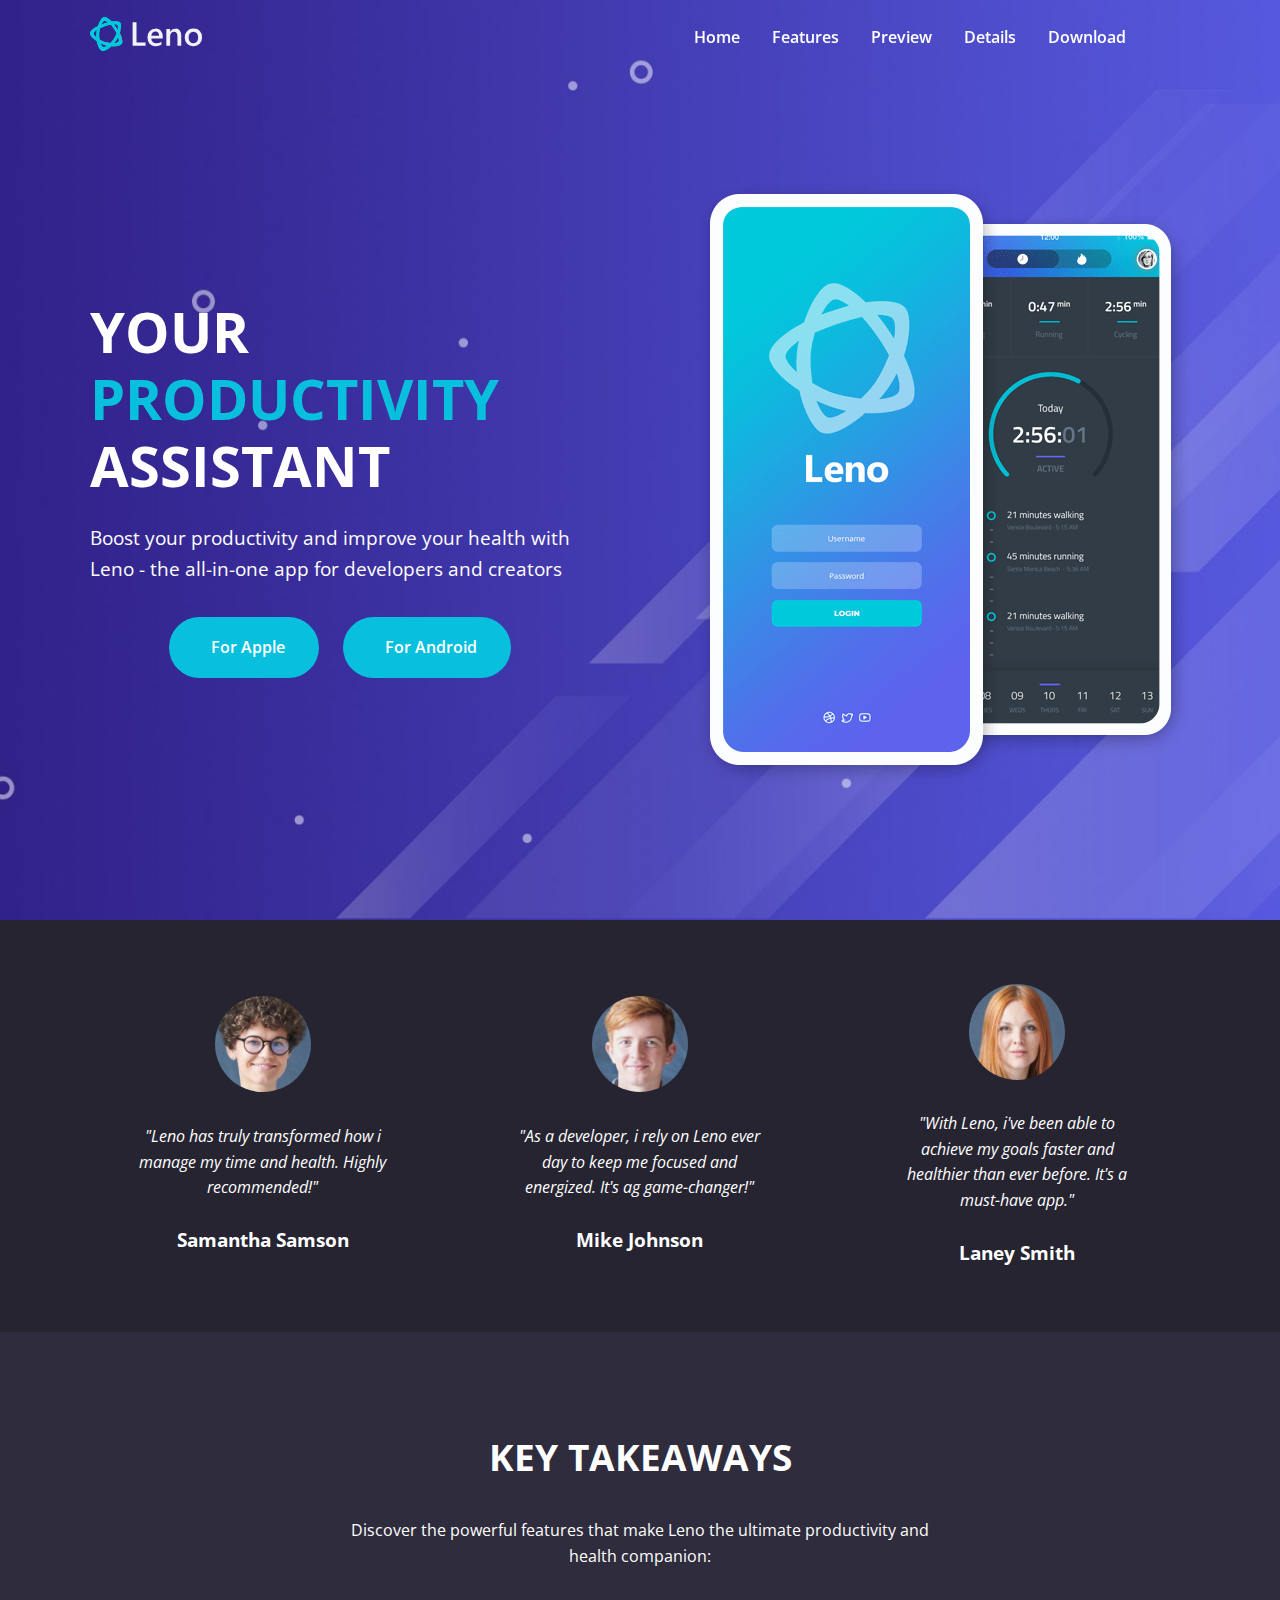
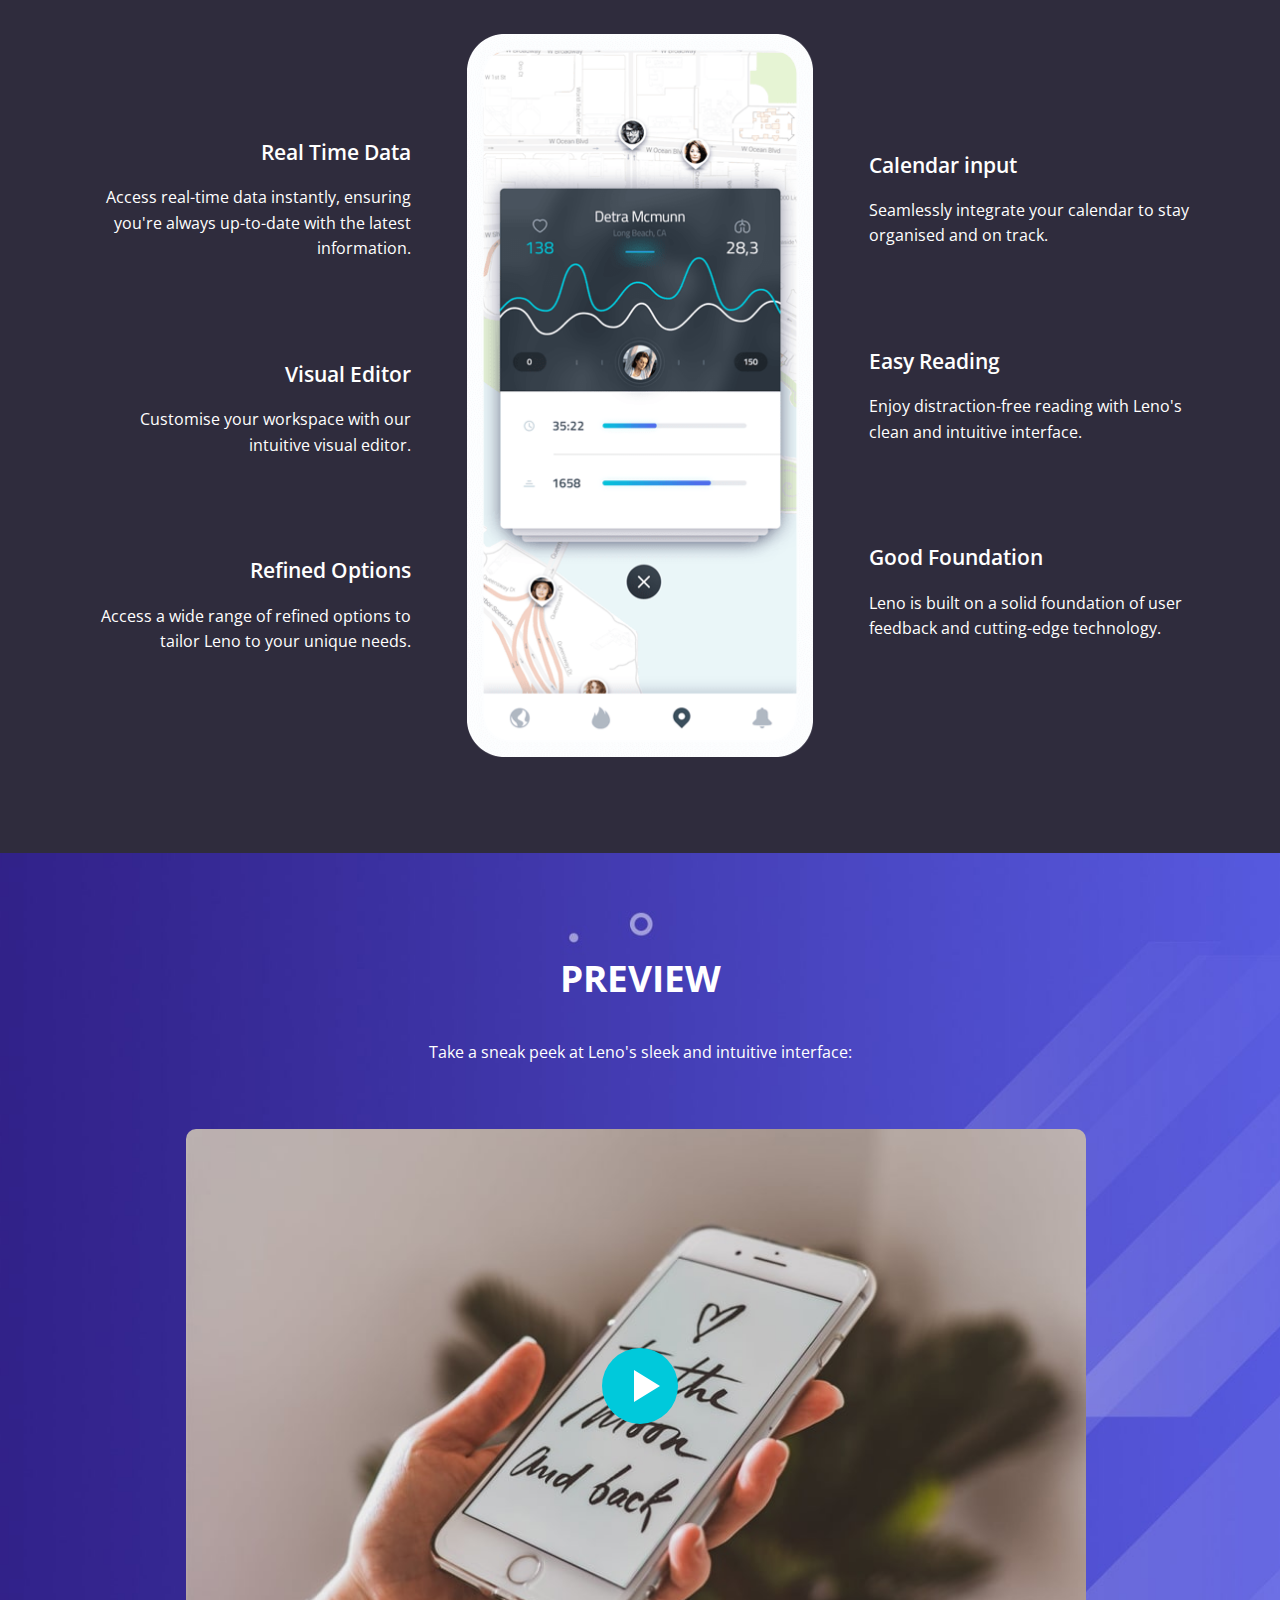
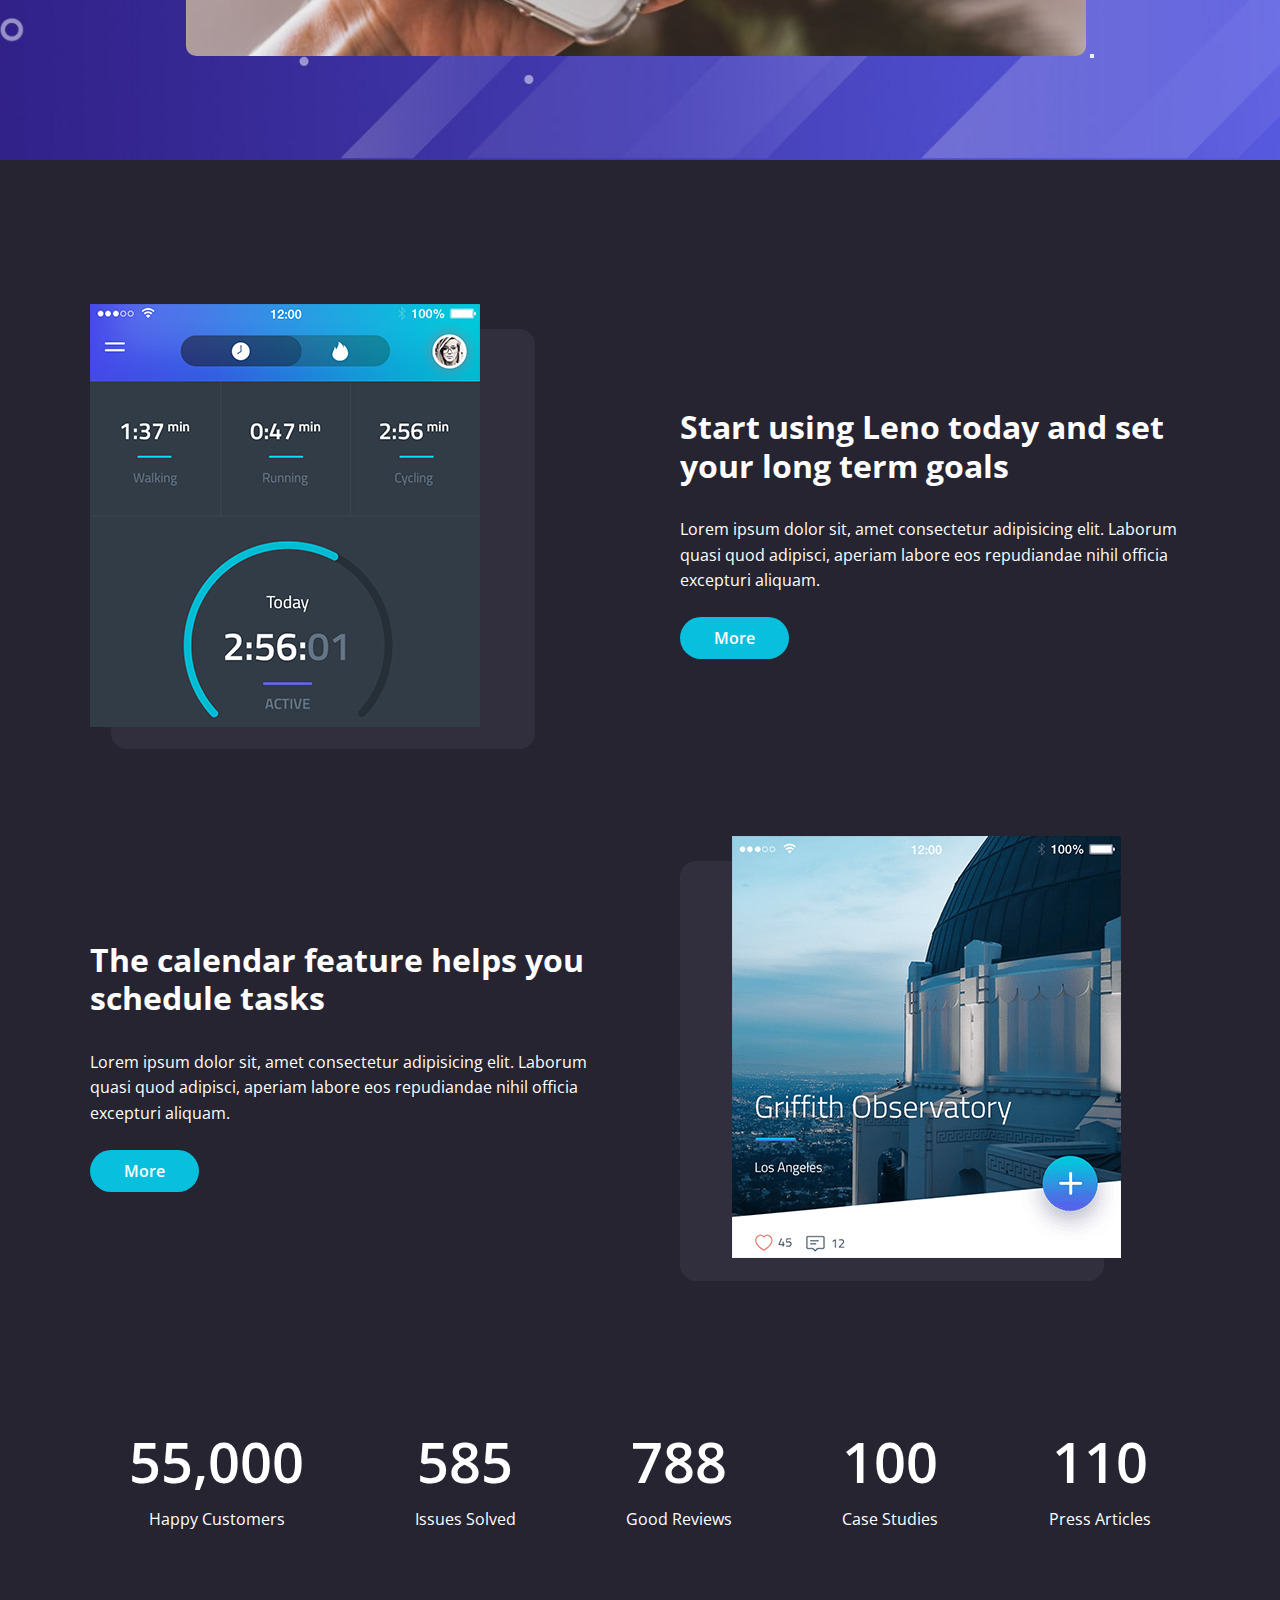
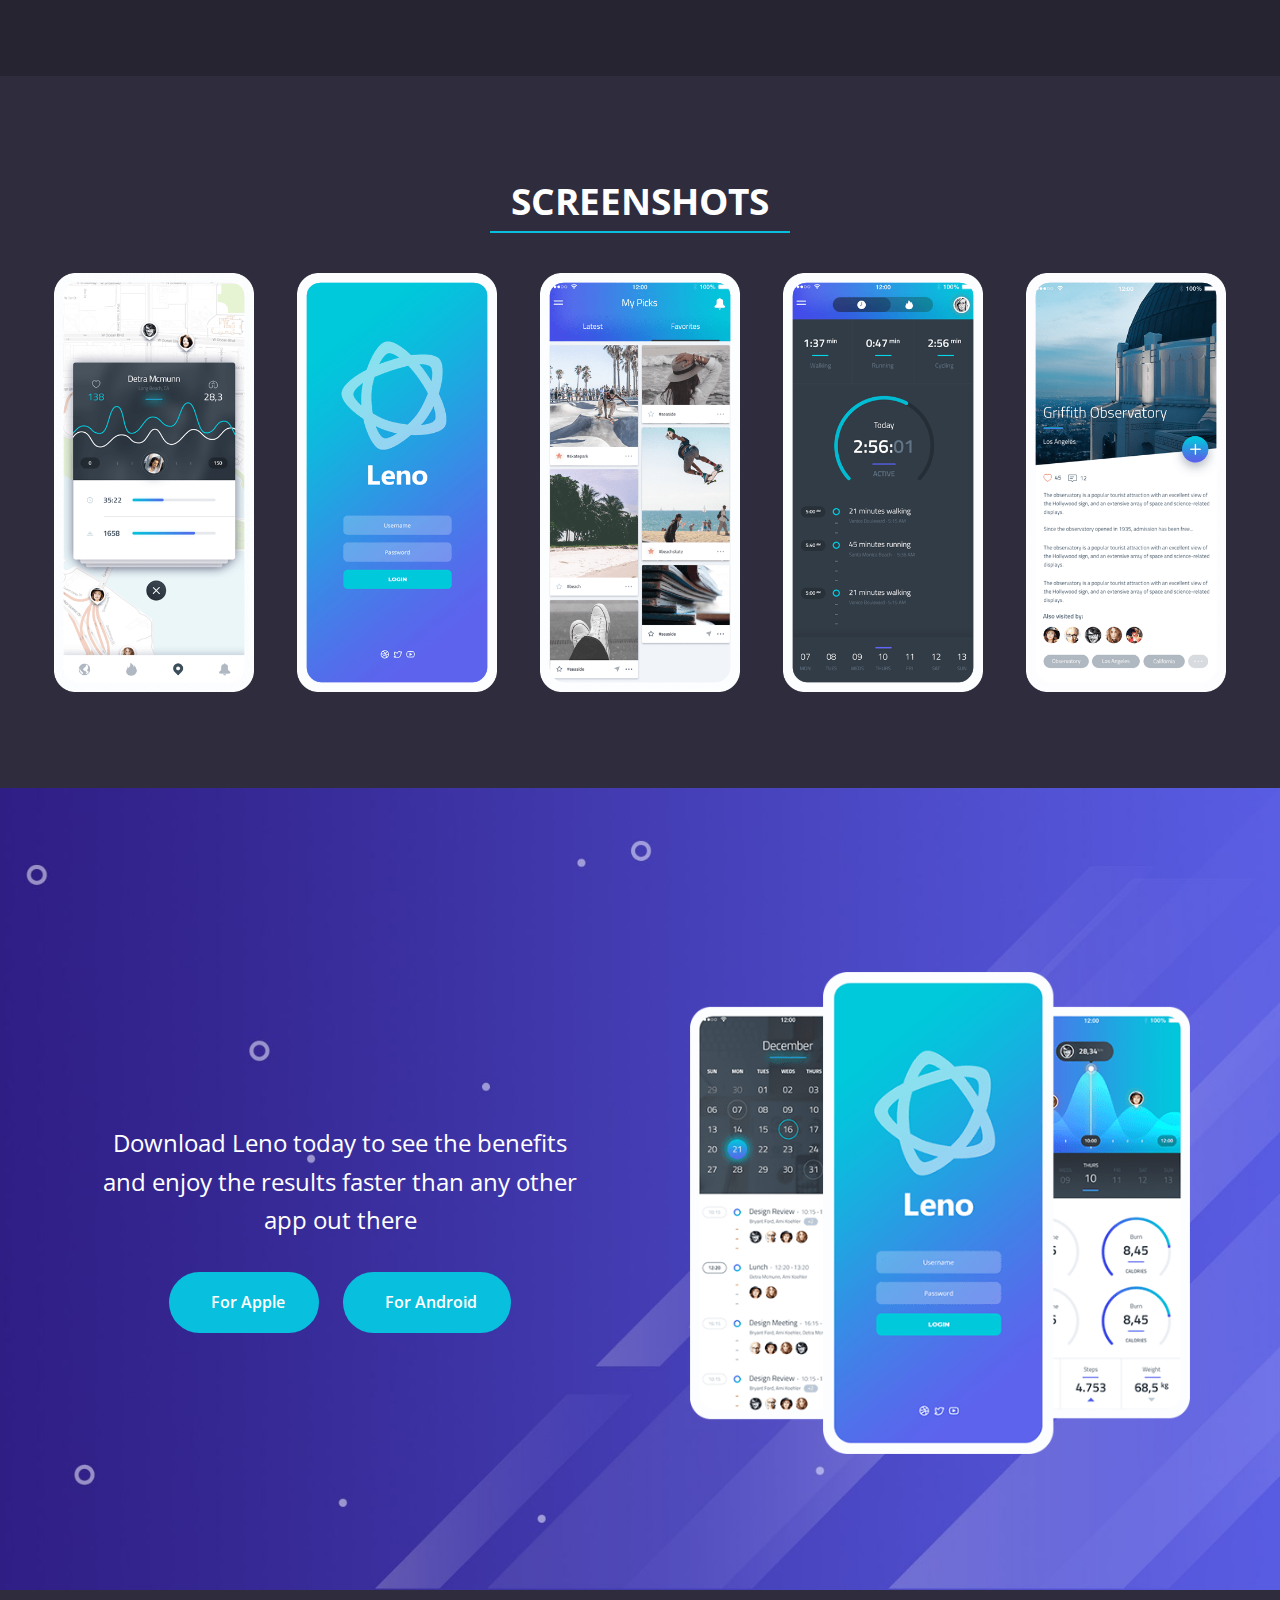
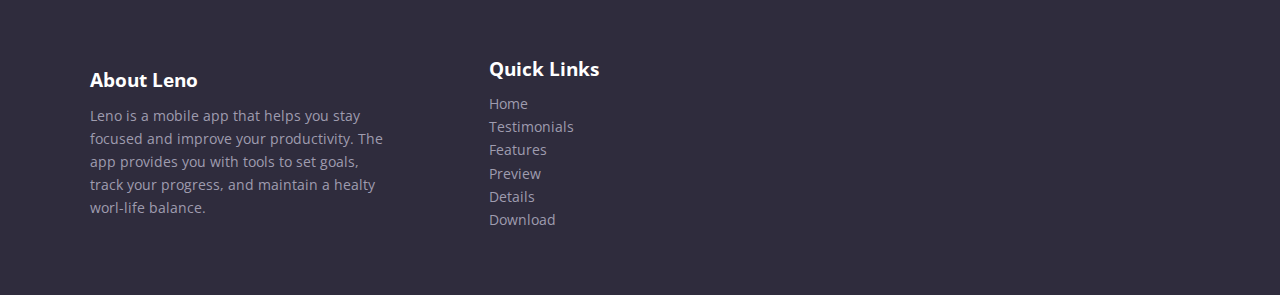
<file: index.html>
<!DOCTYPE html>
<html lang="en">
	<head>
		<meta charset="UTF-8" />
		<meta name="viewport" content="width=device-width, initial-scale=1.0" />
		<link rel="stylesheet" href="css/styles.css" />
		<link rel="icon" href="images/favicon.png" />
		<link rel="preconnect" href="https://fonts.googleapis.com" />
		<link rel="preconnect" href="https://fonts.gstatic.com" crossorigin />
		<link
			href="https://fonts.googleapis.com/css2?family=Open+Sans:ital,wght@0,300..800;1,300..800&display=swap"
			rel="stylesheet"
		/>
		<link
			rel="stylesheet"
			href="https://cdnjs.cloudflare.com/ajax/libs/font-awesome/6.5.2/css/all.min.css"
			integrity="sha512-SnH5WK+bZxgPHs44uWIX+LLJAJ9/2PkPKZ5QiAj6Ta86w+fsb2TkcmfRyVX3pBnMFcV7oQPJkl9QevSCWr3W6A=="
			crossorigin="anonymous"
			referrerpolicy="no-referrer"
		/>

		<title>Leno App | Health and Productivity</title>
	</head>
	<body>
		<navbar class="navbar">
			<div class="navbar__container container">
				<div class="navbar__logo">
					<img src="/images/logo.svg" alt="logo" />
				</div>
				<div class="navbar__menu">
					<ul class="navbar__menu-list">
						<li class="navbar__menu-item">
							<a href="#" class="navbar__menu-link">Home</a>
						</li>
						<li class="navbar__menu-item">
							<a href="#features" class="navbar__menu-link">Features</a>
						</li>
						<li class="navbar__menu-item">
							<a href="#preview" class="navbar__menu-link">Preview</a>
						</li>
						<li class="navbar__menu-item">
							<a href="#details" class="navbar__menu-link">Details</a>
						</li>
						<li class="navbar__menu-item">
							<a href="#download" class="navbar__menu-link">Download</a>
						</li>
						<li class="navbar__menu-item">
							<a href="" class="navbar__menu-link--primary"
								><i class="fa-brands fa-facebook"></i
							></a>
						</li>
						<li class="navbar__menu-item">
							<a href="" class="navbar__menu-link--primary"
								><i class="fa-brands fa-twitter"></i
							></a>
						</li>
					</ul>
				</div>

				<!-- Mobile menu and Hamburger Icon -->
				<div class="navbar__mobile-menu">
					<div class="navbar__mobile-menu-toggle">
						<i class="fas fa-bars fa-2x"></i>
					</div>
					<!-- Mobile Menu Items -->
					<div class="navbar__mobile-menu-items">
						<ul class="navbar__mobile-menu-list">
							<li class="navbar__menu-item">
								<a href="#" class="navbar__menu-link">Home</a>
							</li>
							<li class="navbar__mobile-menu-item">
								<a href="#features" class="navbar__mobile-menu-link"
									>Features</a
								>
							</li>
							<li class="navbar__menu-item">
								<a href="#preview" class="navbar__mobile-menu-link">Preview</a>
							</li>
							<li class="navbar__menu-item">
								<a href="#details" class="navbar__mobile-menu-link">Details</a>
							</li>
							<li class="navbar__menu-item">
								<a href="#download" class="navbar__mobile-menu-link"
									>Download</a
								>
							</li>
							<li class="navbar__mobile-menu-item">
								<a href="" class="navbar__mobile-menu-link--primary"
									><i class="fa-brands fa-facebook"></i
								></a>
							</li>
							<li class="navbar__mobile-menu-item">
								<a href="" class="navbar__mobile-menu-link--primary"
									><i class="fa-brands fa-twitter"></i
								></a>
							</li>
						</ul>
					</div>
				</div>
			</div>
		</navbar>

		<!-- Hero -->
		<header class="hero">
			<div class="hero__container container">
				<div class="hero__content">
					<h1 class="hero__title">
						Your
						<span class="hero__title--primary">productivity</span> assistant
					</h1>
					<p class="hero__description">
						Boost your productivity and improve your health with Leno - the
						all-in-one app for developers and creators
					</p>
					<div class="hero__buttons">
						<a href="download" class="hero__button btn"
							><i class="fa-brands fa-apple"></i>For Apple</a
						>
						<a href="download" class="hero__button btn"
							><i class="fa-brands fa-android"></i>For Android</a
						>
					</div>
				</div>
				<div class="hero__image">
					<img src="/images/header-smartphones.png" alt="" />
				</div>
			</div>
		</header>

		<!-- Testimonials -->

		<section class="testimonials" id="testimonials">
			<div class="testimonials__container container">
				<div class="testimonials__card">
					<div class="testimonials__image">
						<img src="/images/testimonial-1.jpg" alt="" />
						<div class="testimonials__card--content">
							<p class="testimonials__card-text">
								"Leno has truly transformed how i manage my time and health.
								Highly recommended!"
							</p>
							<h3 class="testimonials__card-title">Samantha Samson</h3>
						</div>
					</div>
				</div>
				<div class="testimonials__card">
					<div class="testimonials__image">
						<img src="/images/testimonial-2.jpg" alt="" />
						<div class="testimonials__card--content">
							<p class="testimonials__card-text">
								"As a developer, i rely on Leno ever day to keep me focused and
								energized. It's ag game-changer!"
							</p>
							<h3 class="testimonials__card-title">Mike Johnson</h3>
						</div>
					</div>
				</div>
				<div class="testimonials__card">
					<div class="testimonials__image">
						<img src="/images/testimonial-3.jpg" alt="" />
						<div class="testimonials__card--content">
							<p class="testimonials__card-text">
								"With Leno, i've been able to achieve my goals faster and
								healthier than ever before. It's a must-have app."
							</p>
							<h3 class="testimonials__card-title">Laney Smith</h3>
						</div>
					</div>
				</div>
			</div>
		</section>

		<!-- Features -->
		<section class="features" id="features">
			<div class="features__container container">
				<div class="features__content">
					<h2 class="features__title">Key Takeaways</h2>
					<p class="features__description">
						Discover the powerful features that make Leno the ultimate
						productivity and health companion:
					</p>
					<div class="features__grid">
						<!-- Grid Column 1 -->
						<div class="features__grid-column features__grid-column-left">
							<!-- Grid item 1 -->
							<div class="features__grid-item">
								<div class="features__grid-item-text">
									<h4 class="features__grid-item-text-title">Real Time Data</h4>
									<p class="features__grid-item-text-description">
										Access real-time data instantly, ensuring you're always
										up-to-date with the latest information.
									</p>
								</div>
								<div class="features__grid-item-icon">
									<i class="fas fa-rocket fa-4x"></i>
								</div>
							</div>
							<!-- Grid item 2 -->
							<div class="features__grid-item">
								<div class="features__grid-item-text">
									<h4 class="features__grid-item-text-title">Visual Editor</h4>
									<p class="features__grid-item-text-description">
										Customise your workspace with our intuitive visual editor.
									</p>
								</div>
								<div class="features__grid-item-icon">
									<i class="fas fa-code fa-4x"></i>
								</div>
							</div>
							<!-- Grid item 3 -->
							<div class="features__grid-item">
								<div class="features__grid-item-text">
									<h4 class="features__grid-item-text-title">
										Refined Options
									</h4>
									<p class="features__grid-item-text-description">
										Access a wide range of refined options to tailor Leno to
										your unique needs.
									</p>
								</div>
								<div class="features__grid-item-icon">
									<i class="fas fa-gem fa-4x"></i>
								</div>
							</div>
						</div>
						<!-- Grid Column 2 -->
						<div class="features__grid-column features__grid-column-center">
							<img src="/images/features-smartphone-1.png" alt="" />
						</div>
						<!-- Grid Column 3 -->
						<div class="features__grid-column features__grid-column-right">
							<!-- Grid item 1 -->
							<div class="features__grid-item">
								<div class="features__grid-item-text">
									<h4 class="features__grid-item-text-title">Calendar input</h4>
									<p class="features__grid-item-text-description">
										Seamlessly integrate your calendar to stay organised and on
										track.
									</p>
								</div>
								<div class="features__grid-item-icon">
									<i class="fas fa-calendar fa-4x"></i>
								</div>
							</div>
							<!-- Grid item 2 -->
							<div class="features__grid-item">
								<div class="features__grid-item-text">
									<h4 class="features__grid-item-text-title">Easy Reading</h4>
									<p class="features__grid-item-text-description">
										Enjoy distraction-free reading with Leno's clean and
										intuitive interface.
									</p>
								</div>
								<div class="features__grid-item-icon">
									<i class="fas fa-book fa-4x"></i>
								</div>
							</div>
							<!-- Grid item 1 -->
							<div class="features__grid-item">
								<div class="features__grid-item-text">
									<h4 class="features__grid-item-text-title">
										Good Foundation
									</h4>
									<p class="features__grid-item-text-description">
										Leno is built on a solid foundation of user feedback and
										cutting-edge technology.
									</p>
								</div>
								<div class="features__grid-item-icon">
									<i class="fas fa-cube fa-4x"></i>
								</div>
							</div>
						</div>
					</div>
				</div>
			</div>
		</section>

		<!-- Modal -->

		<div class="modal" id="videoModal">
			<div class="modal__content">
				<span class="modal__close-button">&times;</span>
				<iframe
					src=""
					frameborder="0"
					id="videoPlayer"
					width="560"
					height="315"
					frameborder="0"
					allowfullscreen
				></iframe>
			</div>
		</div>

		<!-- Preview -->

		<section class="preview" id="preview">
			<div class="preview__container container">
				<div class="preview__content">
					<h2 class="preview__title">Preview</h2>
					<p class="preview__description">
						Take a sneak peek at Leno's sleek and intuitive interface:
					</p>
					<div class="preview__image-container">
						<div class="preview__video-wrapper">
							<img src="/images/video-frame.jpg" alt="Preview" />
							<button class="preview__video-button">
								<span class="preview__video-play-button"><span></span></span>
							</button>
						</div>
					</div>
				</div>
			</div>
		</section>

		<!-- Details -->

		<section class="details" id="details">
			<div class="details__container container">
				<div class="details__grid">
					<!-- grid item 1 -->
					<div class="details__grid-image">
						<img src="/images/details-1.png" alt="" />
					</div>
					<!-- grid item 2 -->
					<div class="details__grid-content">
						<h3 class="details__grid-heading">
							Start using Leno today and set your long term goals
						</h3>
						<p class="details__grid-description">
							Lorem ipsum dolor sit, amet consectetur adipisicing elit. Laborum
							quasi quod adipisci, aperiam labore eos repudiandae nihil officia
							excepturi aliquam.
						</p>
						<a href="details.html" class="details__grid-button btn">More</a>
					</div>
					<!-- grid item 3 -->
					<div class="details__grid-content">
						<h3 class="details__grid-heading">
							The calendar feature helps you schedule tasks
						</h3>
						<p class="details__grid-description">
							Lorem ipsum dolor sit, amet consectetur adipisicing elit. Laborum
							quasi quod adipisci, aperiam labore eos repudiandae nihil officia
							excepturi aliquam.
						</p>
						<a href="details.html" class="details__grid-button btn">More</a>
					</div>

					<!-- grid item 4 -->
					<div class="details__grid-image">
						<img src="/images/details-2.png" alt="" />
					</div>
				</div>
				<!-- Icons -->
				<div class="details__icons">
					<div class="details__icons-item">
						<i class="fas fa-users fa-4x"></i>
						<div class="details__icons-amount">55,000</div>
						<h4 class="details__icons-title">Happy Customers</h4>
					</div>
					<div class="details__icons-item">
						<i class="fas fa-code fa-4x"></i>
						<div class="details__icons-amount">585</div>
						<h4 class="details__icons-title">Issues Solved</h4>
					</div>
					<div class="details__icons-item">
						<i class="fas fa-comments fa-4x"></i>
						<div class="details__icons-amount">788</div>
						<h4 class="details__icons-title">Good Reviews</h4>
					</div>
					<div class="details__icons-item">
						<i class="fas fa-rocket fa-4x"></i>
						<div class="details__icons-amount">100</div>
						<h4 class="details__icons-title">Case Studies</h4>
					</div>
					<div class="details__icons-item">
						<i class="fas fa-edit fa-4x"></i>
						<div class="details__icons-amount">110</div>
						<h4 class="details__icons-title">Press Articles</h4>
					</div>
				</div>
			</div>
		</section>

		<!-- screenshots -->

		<section class="screenshots" id="screenshots">
			<div class="screenshots__container container">
				<div class="screenshots__content">
					<h2 class="screenshots__title">Screenshots</h2>
					<div class="screenshots__images">
						<img src="/images/screenshot-1.png" alt="" />
						<img src="/images/screenshot-2.png" alt="" />
						<img src="/images/screenshot-3.png" alt="" />
						<img src="/images/screenshot-4.png" alt="" />
						<img src="/images/screenshot-5.png" alt="" />
					</div>
				</div>
			</div>
		</section>

		<!-- downloads -->

		<section class="download" id="download">
			<div class="download__container container">
				<div class="download__content">
					<p class="download__description">
						Download Leno today to see the benefits and enjoy the results faster
						than any other app out there
					</p>
					<div class="download__buttons">
						<a href="details.html" class="download__button btn"
							><i class="fa-brands fa-apple"></i>For Apple</a
						>
						<a href="details.html" class="download__button btn"
							><i class="fa-brands fa-android"></i>For Android</a
						>
					</div>
				</div>
				<div class="download__image">
					<img src="/images/download.png" alt="" />
				</div>
			</div>
		</section>

		<!-- Footer -->
		<section class="footer">
			<div class="footer__container container">
				<div class="footer__about">
					<h4 class="footer__title">About Leno</h4>
					<p class="footer__description">
						Leno is a mobile app that helps you stay focused and improve your
						productivity. The app provides you with tools to set goals, track
						your progress, and maintain a healty worl-life balance.
					</p>
				</div>
				<div class="footer__links">
					<h4 class="footer__links-title">Quick Links</h4>
					<ul class="footer__links-list">
						<li class="footer__links-item">
							<a href="#" class="footer__links-link">Home</a>
						</li>
						<li class="footer__links-item">
							<a href="#testimonials" class="footer__links-link"
								>Testimonials</a
							>
						</li>
						<li class="footer__links-item">
							<a href="#features" class="footer__links-link">Features</a>
						</li>
						<li class="footer__links-item">
							<a href="#preview" class="footer__links-link">Preview</a>
						</li>
						<li class="footer__links-item">
							<a href="#details" class="footer__links-link">Details</a>
						</li>
						<li class="footer__links-item">
							<a href="#download" class="footer__links-link">Download</a>
						</li>
					</ul>
				</div>

				<div class="footer__social">
					<a href="" class="footer__social-link"
						><i class="fa-brands fa-facebook fa-3x"></i
					></a>
					<a href="" class="footer__social-link"
						><i class="fa-brands fa-twitter fa-3x"></i
					></a>
					<a href="" class="footer__social-link"
						><i class="fa-brands fa-instagram fa-3x"></i
					></a>
					<a href="" class="footer__social-link"
						><i class="fa-brands fa-linkedin fa-3x"></i
					></a>
				</div>
			</div>
		</section>
		<script src="./js/script.js"></script>
	</body>
</html>
</file>
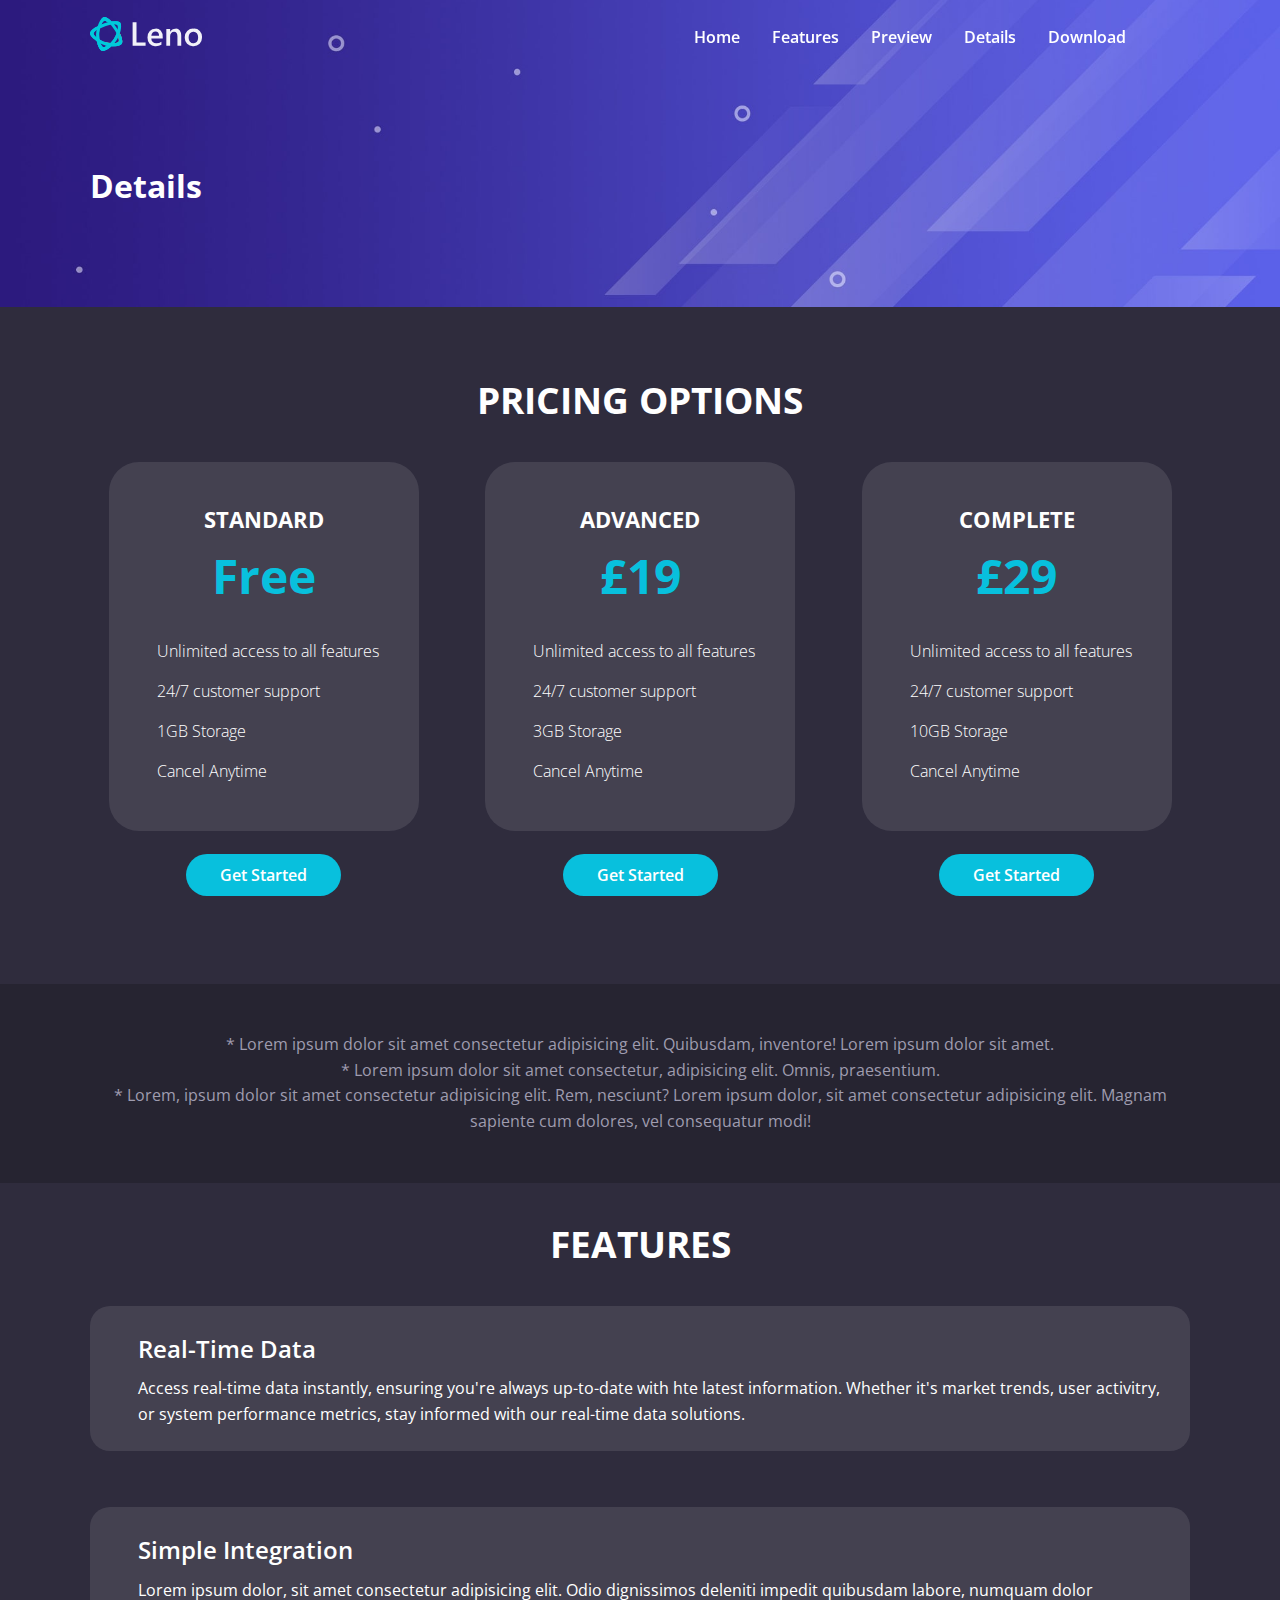
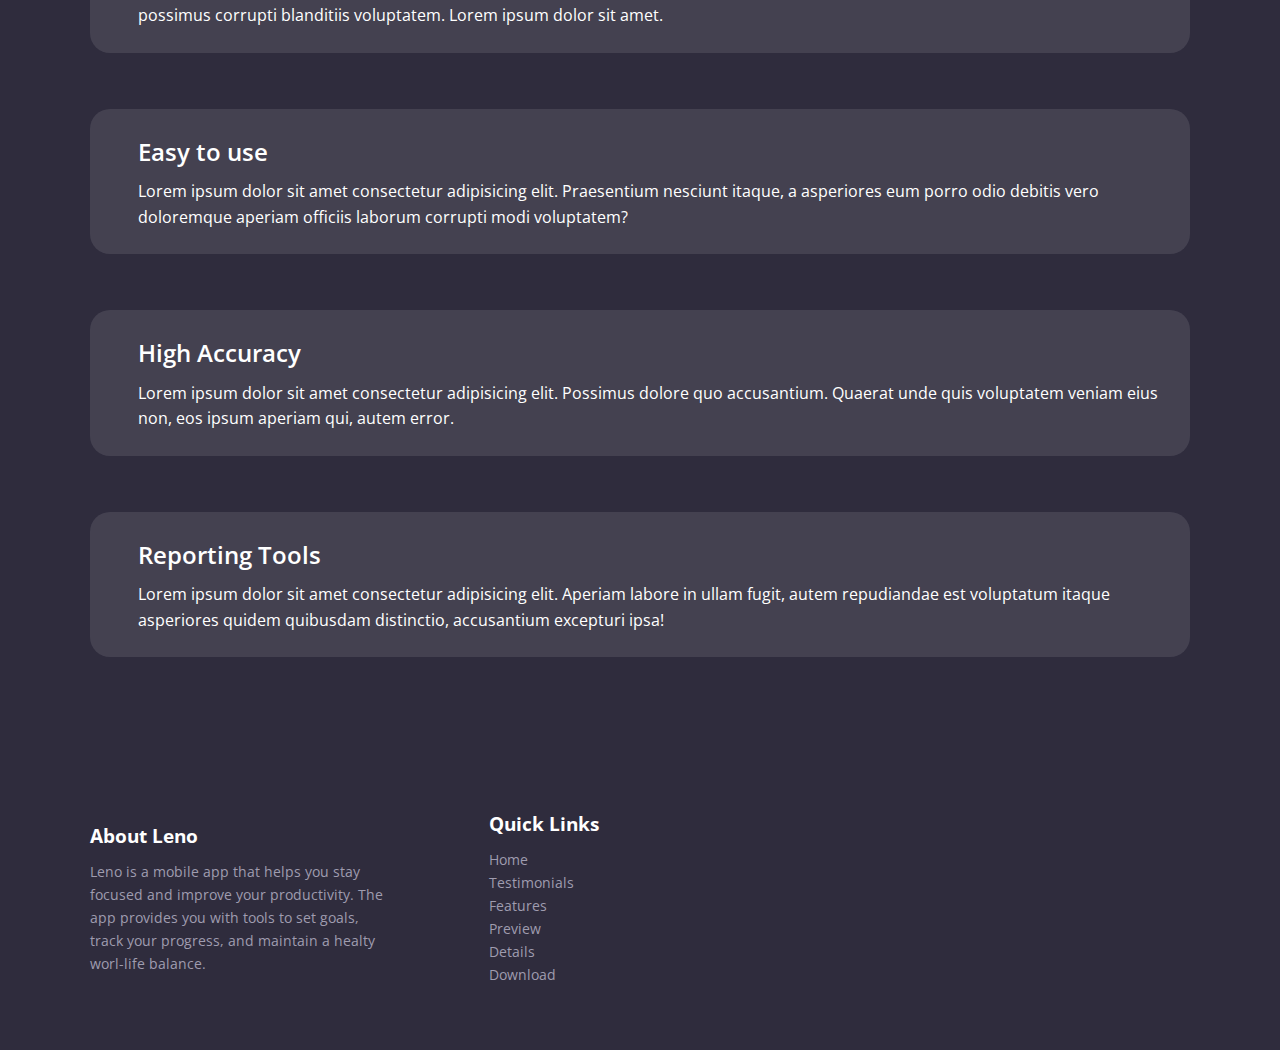
<file: details.html>
<!DOCTYPE html>
<html lang="en">
	<head>
		<meta charset="UTF-8" />
		<meta name="viewport" content="width=device-width, initial-scale=1.0" />
		<link rel="stylesheet" href="css/styles.css" />
		<link rel="icon" href="images/favicon.png" />
		<link rel="preconnect" href="https://fonts.googleapis.com" />
		<link rel="preconnect" href="https://fonts.gstatic.com" crossorigin />
		<link
			href="https://fonts.googleapis.com/css2?family=Open+Sans:ital,wght@0,300..800;1,300..800&display=swap"
			rel="stylesheet"
		/>
		<link
			rel="stylesheet"
			href="https://cdnjs.cloudflare.com/ajax/libs/font-awesome/6.5.2/css/all.min.css"
			integrity="sha512-SnH5WK+bZxgPHs44uWIX+LLJAJ9/2PkPKZ5QiAj6Ta86w+fsb2TkcmfRyVX3pBnMFcV7oQPJkl9QevSCWr3W6A=="
			crossorigin="anonymous"
			referrerpolicy="no-referrer"
		/>

		<title>Leno App | Health and Productivity</title>
	</head>
	<body>
		<navbar class="navbar">
			<div class="navbar__container container">
				<div class="navbar__logo">
					<img src="/images/logo.svg" alt="logo" />
				</div>
				<div class="navbar__menu">
					<ul class="navbar__menu-list">
						<li class="navbar__menu-item">
							<a href="index.html" class="navbar__menu-link">Home</a>
						</li>
						<li class="navbar__menu-item">
							<a href="index.html#features" class="navbar__menu-link"
								>Features</a
							>
						</li>
						<li class="navbar__menu-item">
							<a href="index.html#preview" class="navbar__menu-link">Preview</a>
						</li>
						<li class="navbar__menu-item">
							<a href="index.html#details" class="navbar__menu-link">Details</a>
						</li>
						<li class="navbar__menu-item">
							<a href="index.html#download" class="navbar__menu-link"
								>Download</a
							>
						</li>
						<li class="navbar__menu-item">
							<a href="" class="navbar__menu-link--primary"
								><i class="fa-brands fa-facebook"></i
							></a>
						</li>
						<li class="navbar__menu-item">
							<a href="" class="navbar__menu-link--primary"
								><i class="fa-brands fa-twitter"></i
							></a>
						</li>
					</ul>
				</div>

				<!-- Mobile menu and Hamburger Icon -->
				<div class="navbar__mobile-menu">
					<div class="navbar__mobile-menu-toggle">
						<i class="fas fa-bars fa-2x"></i>
					</div>
					<!-- Mobile Menu Items -->
					<div class="navbar__mobile-menu-items">
						<ul class="navbar__mobile-menu-list">
							<li class="navbar__menu-item">
								<a href="index.html" class="navbar__menu-link">Home</a>
							</li>
							<li class="navbar__mobile-menu-item">
								<a href="index.html#features" class="navbar__mobile-menu-link"
									>Features</a
								>
							</li>
							<li class="navbar__menu-item">
								<a href="index.html#preview" class="navbar__mobile-menu-link"
									>Preview</a
								>
							</li>
							<li class="navbar__menu-item">
								<a href="index.html#details" class="navbar__mobile-menu-link"
									>Details</a
								>
							</li>
							<li class="navbar__menu-item">
								<a href="index.html#download" class="navbar__mobile-menu-link"
									>Download</a
								>
							</li>
							<li class="navbar__mobile-menu-item">
								<a href="" class="navbar__mobile-menu-link--primary"
									><i class="fa-brands fa-facebook"></i
								></a>
							</li>
							<li class="navbar__mobile-menu-item">
								<a href="" class="navbar__mobile-menu-link--primary"
									><i class="fa-brands fa-twitter"></i
								></a>
							</li>
						</ul>
					</div>
				</div>
			</div>
		</navbar>

		<!-- Inner Header -->
		<header class="inner-header">
			<div class="inner-header__container container">
				<h1 class="inner-header__title">Details</h1>
			</div>
		</header>

		<!-- Pricing -->

		<section class="pricing">
			<div class="pricing__container container">
				<h2 class="pricing__title">Pricing Options</h2>
				<div class="pricing__cards">
					<!-- Card 1 -->
					<div class="pricing__card">
						<div class="pricing__card-box">
							<h4 class="pricing__card-title">Standard</h4>
							<h3 class="pricing__card-price">Free</h3>
							<div class="pricing__card-body">
								<ul class="pricing__card-list">
									<li class="pricing__card-item">
										<i class="fas fa-check"></i>
										Unlimited access to all features
									</li>
									<li class="pricing__card-item">
										<i class="fas fa-check"></i>
										24/7 customer support
									</li>
									<li class="pricing__card-item">
										<i class="fas fa-check"></i>
										1GB Storage
									</li>
									<li class="pricing__card-item">
										<i class="fas fa-check"></i>
										Cancel Anytime
									</li>
								</ul>
							</div>
						</div>
						<a href="" class="pricing__card-button btn">Get Started</a>
					</div>
					<!-- Card 2 -->
					<div class="pricing__card">
						<div class="pricing__card-box">
							<h4 class="pricing__card-title">Advanced</h4>
							<h3 class="pricing__card-price">£19</h3>
							<div class="pricing__card-body">
								<ul class="pricing__card-list">
									<li class="pricing__card-item">
										<i class="fas fa-check"></i>
										Unlimited access to all features
									</li>
									<li class="pricing__card-item">
										<i class="fas fa-check"></i>
										24/7 customer support
									</li>
									<li class="pricing__card-item">
										<i class="fas fa-check"></i>
										3GB Storage
									</li>
									<li class="pricing__card-item">
										<i class="fas fa-check"></i>
										Cancel Anytime
									</li>
								</ul>
							</div>
						</div>
						<a href="" class="pricing__card-button btn">Get Started</a>
					</div>
					<!-- Card 3 -->
					<div class="pricing__card">
						<div class="pricing__card-box">
							<h4 class="pricing__card-title">Complete</h4>
							<h3 class="pricing__card-price">£29</h3>
							<div class="pricing__card-body">
								<ul class="pricing__card-list">
									<li class="pricing__card-item">
										<i class="fas fa-check"></i>
										Unlimited access to all features
									</li>
									<li class="pricing__card-item">
										<i class="fas fa-check"></i>
										24/7 customer support
									</li>
									<li class="pricing__card-item">
										<i class="fas fa-check"></i>
										10GB Storage
									</li>
									<li class="pricing__card-item">
										<i class="fas fa-check"></i>
										Cancel Anytime
									</li>
								</ul>
							</div>
						</div>
						<a href="" class="pricing__card-button btn">Get Started</a>
					</div>
				</div>
			</div>
		</section>

		<!-- Pricing Notes -->

		<section class="pricing-notes">
			<div class="pricing-notes__container container">
				<p class="pricing-notes__text">
					* Lorem ipsum dolor sit amet consectetur adipisicing elit. Quibusdam,
					inventore! Lorem ipsum dolor sit amet.
				</p>
				<p class="pricing-notes__text">
					* Lorem ipsum dolor sit amet consectetur, adipisicing elit. Omnis,
					praesentium.
				</p>
				<p class="pricing-notes__text">
					* Lorem, ipsum dolor sit amet consectetur adipisicing elit. Rem,
					nesciunt? Lorem ipsum dolor, sit amet consectetur adipisicing elit.
					Magnam sapiente cum dolores, vel consequatur modi!
				</p>
			</div>
		</section>

		<!-- Details features -->

		<section class="details-features">
			<div class="details-features__container container">
				<h2 class="details-features__title">Features</h2>
				<div class="details-features__list">
					<!-- item 1 -->
					<div class="details-features__list-item">
						<i class="fas fa-rocket fa-4x"></i>
						<div class="details-featers__list-text">
							<h3 class="details-features__list-title">Real-Time Data</h3>
							<p class="details-features__list-description">
								Access real-time data instantly, ensuring you're always
								up-to-date with hte latest information. Whether it's market
								trends, user activitry, or system performance metrics, stay
								informed with our real-time data solutions.
							</p>
						</div>
					</div>
					<!-- item 2 -->
					<div class="details-features__list-item">
						<i class="fas fa-user fa-4x"></i>
						<div class="details-featers__list-text">
							<h3 class="details-features__list-title">Simple Integration</h3>
							<p class="details-features__list-description">
								Lorem ipsum dolor, sit amet consectetur adipisicing elit. Odio
								dignissimos deleniti impedit quibusdam labore, numquam dolor
								possimus corrupti blanditiis voluptatem. Lorem ipsum dolor sit
								amet.
							</p>
						</div>
					</div>
					<!-- item 3 -->
					<div class="details-features__list-item">
						<i class="fas fa-code fa-4x"></i>
						<div class="details-featers__list-text">
							<h3 class="details-features__list-title">Easy to use</h3>
							<p class="details-features__list-description">
								Lorem ipsum dolor sit amet consectetur adipisicing elit.
								Praesentium nesciunt itaque, a asperiores eum porro odio debitis
								vero doloremque aperiam officiis laborum corrupti modi
								voluptatem?
							</p>
						</div>
					</div>
					<!-- item 4 -->
					<div class="details-features__list-item">
						<i class="fas fa-compass fa-4x"></i>
						<div class="details-featers__list-text">
							<h3 class="details-features__list-title">High Accuracy</h3>
							<p class="details-features__list-description">
								Lorem ipsum dolor sit amet consectetur adipisicing elit.
								Possimus dolore quo accusantium. Quaerat unde quis voluptatem
								veniam eius non, eos ipsum aperiam qui, autem error.
							</p>
						</div>
					</div>
					<!-- item 5 -->
					<div class="details-features__list-item">
						<i class="fas fa-chart-pie fa-4x"></i>
						<div class="details-featers__list-text">
							<h3 class="details-features__list-title">Reporting Tools</h3>
							<p class="details-features__list-description">
								Lorem ipsum dolor sit amet consectetur adipisicing elit. Aperiam
								labore in ullam fugit, autem repudiandae est voluptatum itaque
								asperiores quidem quibusdam distinctio, accusantium excepturi
								ipsa!
							</p>
						</div>
					</div>
				</div>
			</div>
		</section>

		<!-- Footer -->
		<section class="footer">
			<div class="footer__container container">
				<div class="footer__about">
					<h4 class="footer__title">About Leno</h4>
					<p class="footer__description">
						Leno is a mobile app that helps you stay focused and improve your
						productivity. The app provides you with tools to set goals, track
						your progress, and maintain a healty worl-life balance.
					</p>
				</div>
				<div class="footer__links">
					<h4 class="footer__links-title">Quick Links</h4>
					<ul class="footer__links-list">
						<li class="footer__links-item">
							<a href="index.html" class="footer__links-link">Home</a>
						</li>
						<li class="footer__links-item">
							<a href="index.html#testimonials" class="footer__links-link"
								>Testimonials</a
							>
						</li>
						<li class="footer__links-item">
							<a href="index.html#features" class="footer__links-link"
								>Features</a
							>
						</li>
						<li class="footer__links-item">
							<a href="index.html#preview" class="footer__links-link"
								>Preview</a
							>
						</li>
						<li class="footer__links-item">
							<a href="index.html#details" class="footer__links-link"
								>Details</a
							>
						</li>
						<li class="footer__links-item">
							<a href="index.html#download" class="footer__links-link"
								>Download</a
							>
						</li>
					</ul>
				</div>

				<div class="footer__social">
					<a href="" class="footer__social-link"
						><i class="fa-brands fa-facebook fa-3x"></i
					></a>
					<a href="" class="footer__social-link"
						><i class="fa-brands fa-twitter fa-3x"></i
					></a>
					<a href="" class="footer__social-link"
						><i class="fa-brands fa-instagram fa-3x"></i
					></a>
					<a href="" class="footer__social-link"
						><i class="fa-brands fa-linkedin fa-3x"></i
					></a>
				</div>
			</div>
		</section>
		<script src="./js/script.js"></script>
	</body>
</html>
</file>
<file: css/styles.css>
*,
*:before,
*:after {
	margin: 0;
	padding: 0;
	box-sizing: border-box;
}

:root {
	--primary-color: #08c0dd;
	--secondary-color: #262431;
	--tertiary-color: #2f2c3d;
}

html,
body {
	font-family: 'Open Sans', sans-serif;
	background: var(--secondary-color);
	color: #fff;
	line-height: 1.6;
	scroll-behavior: smooth;
}

a {
	color: #fff;
	text-decoration: none;
}

ul {
	list-style: none;
}

img {
	max-width: 100%;
}

.container {
	max-width: 1100px;
	margin: 0 auto;
}

.btn {
	padding: 0.5rem 2rem;
	background-color: var(--primary-color);
	border: 2px solid transparent;
	color: #fff;
	font-weight: 600;
	border-radius: 50px;
	transition: background-color 0.3s ease;
}

.btn:hover {
	background-color: var(--secondary-color);
	border-color: var(--primary-color);
}

/* Navbar */

.navbar {
	padding: 1rem 2rem;
	position: fixed;
	top: 0;
	right: 0;
	left: 0;
	z-index: 1000;
	background-color: transparent;
	transition: background-color 0.3s ease-in-out;
}

.navbar__container {
	display: flex;
	justify-content: space-between;
	align-items: center;
}

.navbar__logo img {
	width: 112px;
	height: 36px;
}

.navbar__menu-list {
	display: flex;
	align-items: center;
	gap: 2rem;
	font-weight: 600;
}

.navbar__menu-link:hover,
.navbar__mobile-menu-link:hover {
	color: var(--primary-color);
}

.navbar__menu-link--primary,
.navbar__mobile-menu-link--primary {
	color: var(--primary-color);
}

.navbar__menu-link--primary:hover,
.navbar__mobile-menu-link--primary:hover {
	color: #fff;
}

/* Mobile Menu */

.navbar__mobile-menu {
	display: none;
	cursor: pointer;
}
.navbar__mobile-menu-items {
	position: absolute;
	top: 100%;
	left: 0;
	width: 100%;
	background-color: var(--secondary-color);
	opacity: 0.95;
	padding: 3rem 2rem;
	text-align: center;
	box-shadow: 0 2px 5px rgba(255, 255, 255, 0.1);
	border-top: 1px solid rgba(255, 255, 255, 0.1);
	transition: transform 0.3s ease-in-out;
}

.navbar__mobile-menu-list {
	display: flex;
	flex-direction: column;
	gap: 2rem;
	font-size: 1.2rem;
}

.navbar__mobile-menu-items {
	transform: translateX(100%);
}
.navbar__mobile-menu-items.active {
	transform: translateX(0);
}

.navbar.navbar--scroll {
	background-color: rgba(38, 36, 49, 0.8);
	backdrop-filter: blur(10px);
}

/* Hero */
.hero {
	background: #000 url('../images/header-background.jpg') center center/cover
		no-repeat;
	padding: 11.5rem 2rem 8rem;
}

.hero__container {
	display: flex;
	justify-content: space-between;
	align-items: center;
	gap: 2rem;
}

.hero__content {
	max-width: 500px;
}

.hero__title {
	font-size: 3.5rem;
	text-transform: uppercase;
	font-weight: 700;
	line-height: 1.2;
}

.hero__title--primary {
	color: var(--primary-color);
}

.hero__description {
	margin-top: 1.5rem;
	font-size: 1.2rem;
	line-height: 1.6;
}

.hero__image img {
	max-width: 500px;
}

.hero__buttons {
	display: flex;
	align-items: center;
	justify-content: center;
	gap: 1.5rem;
	margin-top: 2rem;
}

.hero__button {
	padding: 1rem 2rem;
}

.hero__button i {
	margin-right: 0.5rem;
}

/* Testimonials */

.testimonials {
	padding: 4rem 2rem;
	text-align: center;
}

.testimonials__container {
	display: grid;
	grid-template-columns: repeat(3, 1fr);
	gap: 2rem;
	align-items: center;
	justify-content: center;
}

.testimonials__card {
	padding: 0 3rem;
}

.testimonials__image img {
	width: 96px;
	height: 96px;
	border-radius: 50%;
	margin-right: auto;
	margin-left: auto;
	margin-bottom: 1.5rem;
}

.testimonials__card-text {
	font-style: italic;
	margin-bottom: 1.5rem;
}

/* Features */

.features {
	background-color: var(--tertiary-color);
	padding: 6rem 2rem;
}

.features__container {
	text-align: center;
}

.features__title {
	font-size: 2.3rem;
	margin-bottom: 2rem;
	text-transform: uppercase;
}

.features__description {
	max-width: 600px;
	margin: 1rem auto 4rem;
}

.features__grid {
	display: grid;
	grid-template-columns: repeat(3, 1fr);
	gap: 2rem;
}

.features__grid-column {
	display: flex;
	flex-direction: column;
	align-items: center;
	justify-content: center;
	gap: 6rem;
}

.features__grid-item {
	display: flex;
	align-items: start;
	justify-content: start;
	text-align: right;
	gap: 1.5rem;
}

.features__grid-item-text-title {
	font-size: 1.3rem;
	font-weight: 600;
	margin-bottom: 1rem;
}

.features__grid-item-icon {
	margin-top: 2rem;
}

.features__grid-item-icon i {
	color: var(--primary-color);
}

.features__grid-column-right .features__grid-item {
	flex-direction: row-reverse;
	text-align: left;
}

/* Preview */

.preview {
	background: url('/images/video-background.jpg') center center/cover no-repeat;
}

.preview__container {
	padding: 6rem 2rem;
	text-align: center;
}

.preview__title {
	font-size: 2.3rem;
	margin-bottom: 2rem;
	text-transform: uppercase;
}

.preview__description {
	max-width: 600px;
	margin: 1rem auto 4rem;
}

.preview__video-wrapper {
	position: relative;
}

.preview__video-wrapper img {
	width: 100%;
	max-width: 900px;
	border-radius: 10px;
}

/* play button container */

.preview__video-play-button {
	position: absolute;
	top: 48%;
	left: 50%;
	transform: translateX(-50%) translateY(-50%);
	z-index: 10;
	display: block;
	box-sizing: content-box;
	width: 2rem;
	height: 2.75rem;
	border-radius: 50%;
	cursor: pointer;
	padding: 1.25rem 1.25rem 1.25rem 1.75rem;
}

/* Play Button circle */

.preview__video-play-button::after {
	content: '';
	position: absolute;
	top: 50%;
	left: 50%;
	transform: translateX(-50%) translateY(-50%);
	z-index: 1;
	background: #00c9db;
	height: 4.375rem;
	width: 4.375rem;
	border-radius: 50%;
	display: block;
	transition: all 200ms;
}

/* play button Triangle */

.preview__video-play-button span {
	position: relative;
	display: block;
	z-index: 3;
	top: 0.375rem;
	left: 0.375rem;
	width: 0;
	height: 0;
	border-left: 1.625rem solid #fff;
	border-top: 1rem solid transparent;
	border-bottom: 1rem solid transparent;
}

/* Play button Animation */

.preview__video-play-button::before {
	content: '';
	position: absolute;
	top: 50%;
	left: 50%;
	z-index: 0;
	display: block;
	width: 4.75rem;
	height: 4.75rem;
	transform: translateX(-50%) translateY(-50%);
	background: #00c9db;
	border-radius: 50%;
	animation: pulse-border 1500ms ease-out infinite;
}

@keyframes pulse-border {
	0% {
		transform: translateX(-50%) translateY(-50%) scale(1);
		opacity: 1;
	}

	100% {
		transform: translateX(-50%) translateY(-50%) scale(1.5);
		opacity: 0;
	}
}

/* Modal */

.modal {
	display: none;
	position: fixed;
	z-index: 999;
	left: 0;
	top: 0;
	width: 100%;
	height: 100%;
	overflow: auto;
	background-color: rgba(0, 0, 0, 0.5);
}

.modal__content {
	background-color: rgba(0, 0, 0, 0.5);
	margin: 10% auto;
	padding: 20px;
	border: 1px solid #888;
	border-radius: 10px;
	max-width: 600px;
	position: relative;
}

.modal__close-button {
	position: absolute;
	top: 10px;
	right: 20px;
	font-size: 40px;
	cursor: pointer;
}

/* Details */

.details {
	padding: 9rem 2rem;
}

.details__grid {
	display: grid;
	grid-template-columns: repeat(2, 1fr);
	gap: 5rem;
	align-items: center;
	justify-content: center;
}

.details__grid-content {
	max-width: 500px;
	width: 100%;
}

.details__grid-heading {
	font-size: 2rem;
	margin-bottom: 2rem;
	line-height: 1.2;
}

.details__grid-description {
	line-height: 1.6;
	margin-bottom: 2rem;
}

/* details icons */

.details__icons {
	display: flex;
	flex-wrap: wrap;
	margin-top: 8rem;
	gap: 2rem;
	justify-content: space-around;
	text-align: center;
}

.details__icons i {
	color: var(--primary-color);
	margin-bottom: 1rem;
}

.details__icons-amount {
	font-size: 3.5rem;
	font-weight: 600;
}

.details__icons-title {
	font-size: 1.3;
	font-weight: 400;
}

/* screenshots */

.screenshots {
	padding: 6rem 2rem;
	background-color: var(--tertiary-color);
	text-align: center;
}

.screenshots__container {
	max-width: 1200px;
}

.screenshots__title {
	font-size: 2.3rem;
	text-transform: uppercase;
	border-bottom: 2px solid var(--primary-color);
	width: 300px;
	margin: 0 auto 2.5rem;
}

.screenshots__images {
	display: flex;
	justify-content: space-between;
	gap: 1rem;
	flex-wrap: wrap;
}

.screenshots__images img {
	width: 100%;
	max-width: 200px;
	margin: 0 auto;
}

/* Download */

.download {
	background: #000 url('/images/download-background.jpg') center center/cover
		no-repeat;
	padding: 11.5rem 2rem 8rem;
}

.download__container {
	display: flex;
	justify-content: space-between;
	align-items: center;
	gap: 2rem;
}

.download__content {
	max-width: 500px;
}

.download__description {
	font-size: 1.5rem;
	margin-top: 1.5rem;
	line-height: 1.6;
	text-align: center;
}

.download__image img {
	width: 100%;
	max-width: 500px;
}

.download__buttons {
	display: flex;
	align-items: center;
	justify-content: center;
	gap: 1.5rem;
	margin-top: 2rem;
}

.download__button {
	padding: 1rem 2rem;
}

.download__button i {
	margin-right: 0.5rem;
}

/* Footer */
.footer {
	background-color: var(--tertiary-color);
	color: #9f9caf;
	padding: 4rem 2rem;
	font-size: 0.9rem;
}

.footer__links-link,
.footer__social-link {
	color: #9f9caf;
}
.footer__links-link:hover,
.footer__social-link:hover {
	color: #fff;
}

.footer__container {
	display: grid;
	grid-template-columns: repeat(3, 1fr);
	justify-content: space-between;
	align-items: center;
	gap: 6rem;
}

.footer__title,
.footer__links-title {
	font-size: 1.2rem;
	color: #fff;
	margin-bottom: 0.5rem;
}

.footer__social {
	display: flex;
	gap: 1.5rem;
	justify-content: center;
}

/* Inner Header */

.inner-header {
	background: #000 url('/images/header-background.jpg') center center/cover
		no-repeat;
	padding: 10rem 2rem 6rem;
}

/* Pricing */

.pricing {
	background-color: var(--tertiary-color);
	padding: 4rem 2rem 6rem;
}

.pricing__title {
	font-size: 2.3rem;
	margin-bottom: 2rem;
	text-transform: uppercase;
	text-align: center;
}

.pricing__cards {
	display: flex;
	flex-wrap: wrap;
	justify-content: space-evenly;
	align-items: center;
	text-align: center;
	gap: 3rem;
}

.pricing__card-box {
	background-color: rgba(255, 255, 255, 0.1);
	padding: 2.5rem;
	border-radius: 30px;
	margin-bottom: 2rem;
}

.pricing__card-title {
	font-size: 1.4rem;
	text-transform: uppercase;
}

.pricing__card-price {
	font-size: 3rem;
	color: var(--primary-color);
	font-weight: 700;
	margin-bottom: 1rem;
}

.pricing__card-list {
	text-align: left;
	line-height: 2.5rem;
	font-weight: 300;
}

.pricing__card-item i {
	color: var(--primary-color);
	margin-right: 0.5rem;
}

/* Pricing notes */

.pricing-notes {
	padding: 3rem 2rem;
	color: #9f9caf;
	text-align: center;
}

/* Details Features */

.details-features {
	background: var(--tertiary-color);
	padding: 2rem 4rem;
}

.details-features__title {
	font-size: 2.3rem;
	margin-bottom: 2rem;
	text-transform: uppercase;
	text-align: center;
}

.details-features__list-item {
	display: flex;
	gap: 1.5rem;
	align-items: center;
	margin-bottom: 3.5rem;
	background: rgba(255, 255, 255, 0.1);
	padding: 1.5rem;
	border-radius: 20px;
}

.details-features__list-item i {
	color: var(--primary-color);
}

.details-features__list-title {
	font-size: 1.5rem;
	font-weight: 600;
	margin-bottom: 0.5rem;
}

/* Media Queries */

@media (max-width: 992px) {
	.hero {
		padding: 10rem;
		text-align: center;
	}

	.hero__container {
		flex-direction: column;
	}

	.hero__title {
		font-size: 2.3rem;
	}

	.hero__buttons {
		flex-direction: column;
		gap: 1rem;
	}

	.hero__button {
		width: 100%;
	}

	.hero__image img {
		max-width: 350px;
	}

	/* Testimonials */

	.testimonials__container {
		grid-template-columns: repeat(2, 1fr);
	}

	.testimonials__card:nth-child(3) {
		display: none;
	}

	.testimonials__card {
		padding: 0 1.5rem;
	}

	/* Features */

	.features__grid {
		grid-template-columns: 1fr;
	}

	.features__grid-column-right,
	.features__grid-column-left {
		order: 2;
		margin-bottom: 3rem;
	}

	.features__grid-column-center {
		order: 1;
		margin-bottom: 3rem;
	}

	.features__grid-item,
	.features__grid-column-right .features__grid-item {
		text-align: center;
		flex-direction: column-reverse;
		max-width: 400px;
	}

	.features__grid-item-icon {
		margin: 0 auto;
	}

	.features__grid-column-center img {
		max-width: 300px;
	}

	/* details */

	.details__grid {
		grid-template-columns: 1fr;
		text-align: center;
	}

	.details__grid-image img {
		width: 100%;
		max-width: 400px;
	}

	.details__grid-content {
		width: 100%;
		max-width: 400px;
		margin: 0 auto;
	}

	.details__icons {
		flex-direction: column;
		gap: 2rem;
		margin-top: 4rem;
	}

	/* Downloads */
	.download {
		padding-top: 10rem;
		text-align: center;
	}

	.download__container {
		flex-direction: column-reverse;
	}

	.download__buttons {
		flex-direction: column;
	}

	.download__button {
		width: 100%;
		padding: 0.7rem;
	}

	/* footer */
	.footer {
		font-size: 1rem;
	}

	.footer__container {
		grid-template-columns: 1fr;
		text-align: center;
		gap: 3rem;
		max-width: 600px;
	}
}

@media (max-width: 768px) {
	.navbar__menu {
		display: none;
	}

	.navbar__mobile-menu {
		display: block;
	}

	.testimonials__container {
		grid-template-columns: 1fr;
	}

	.testimonials__card:nth-child(2) {
		display: none;
	}

	/* Video Modal */

	.modal__content {
		margin: 40% auto;
		padding: 10px;
		width: 90%;
	}

	.modal__content iframe {
		width: 100%;
	}

	.screenshots__images {
		flex-direction: column;
		gap: 2rem;
	}

	.screenshots__images img {
		max-width: 250px;
	}

	/* pricing cards */

	.pricing__cards {
		flex-direction: column;
	}

	.pricing__card {
		margin-bottom: 3rem;
	}

	/* details features */

	.details-features__list-item {
		flex-direction: column;
		text-align: center;
	}
}
</file>
